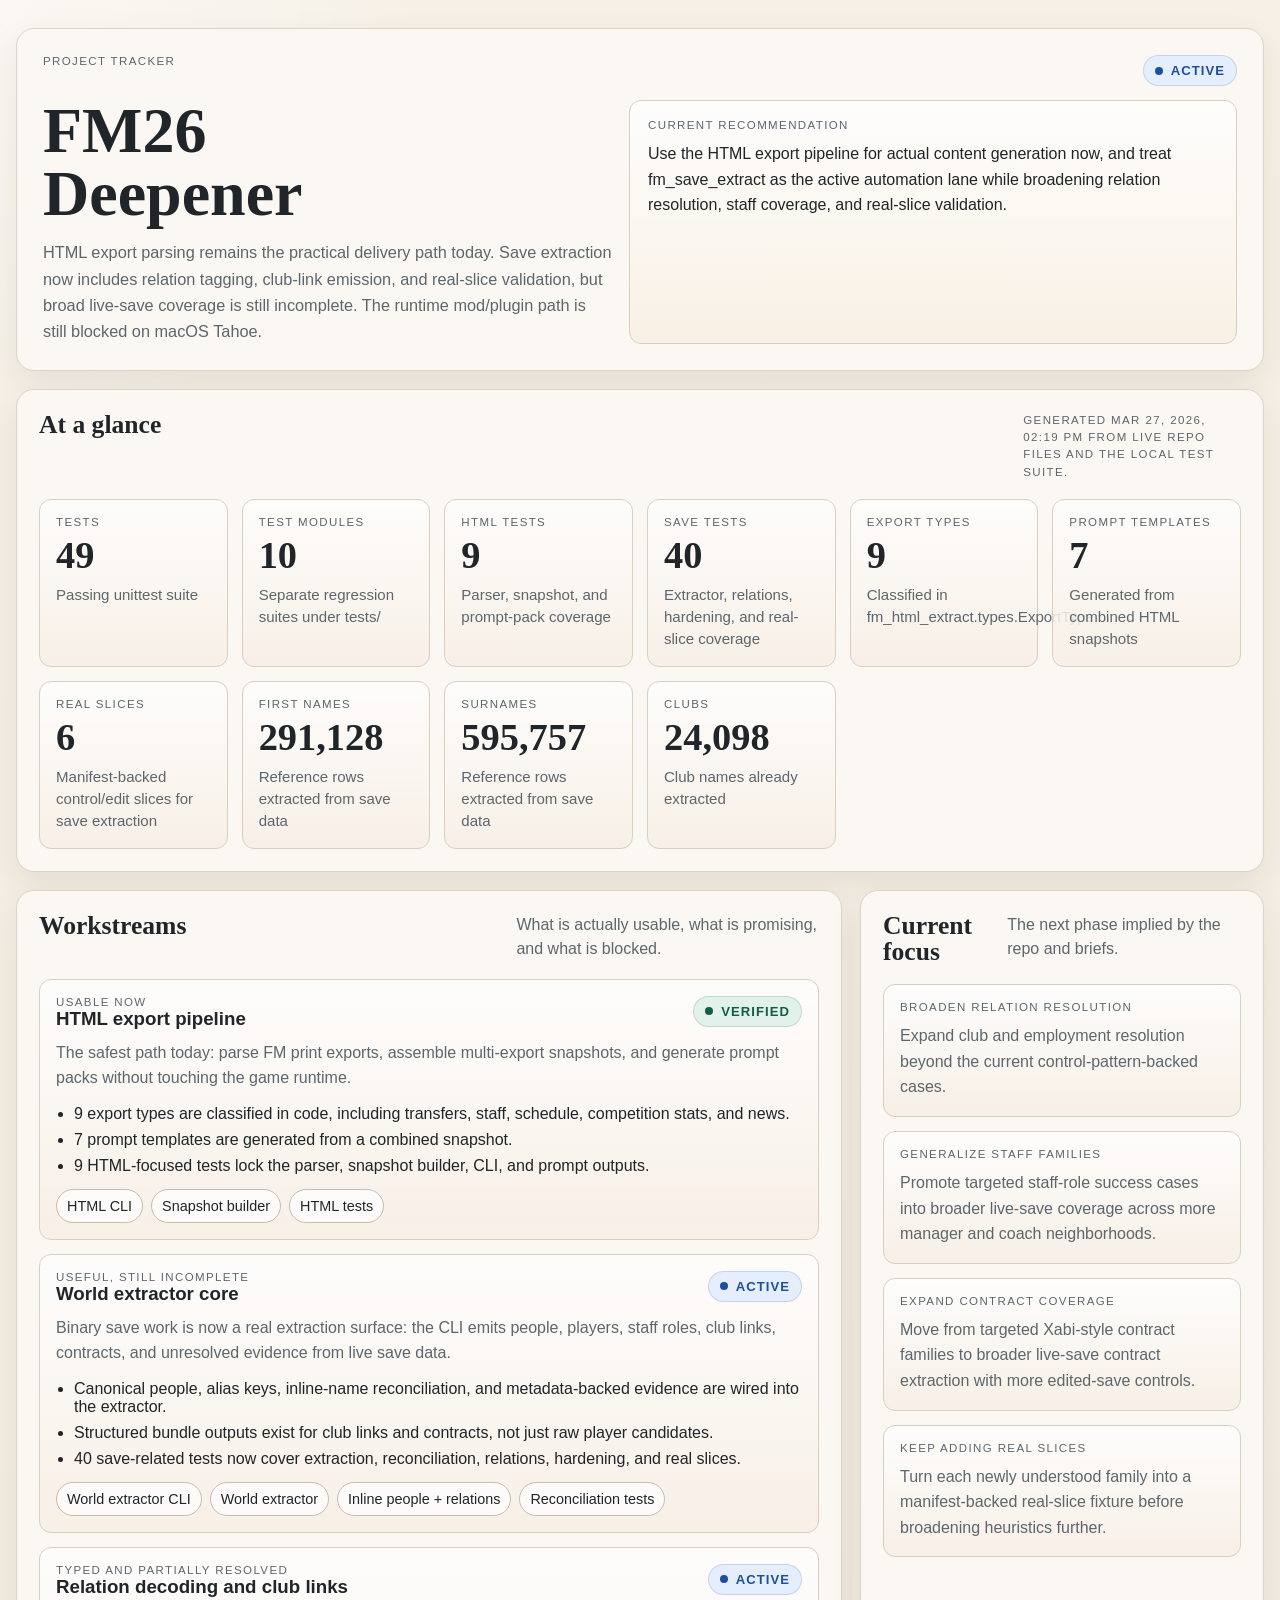
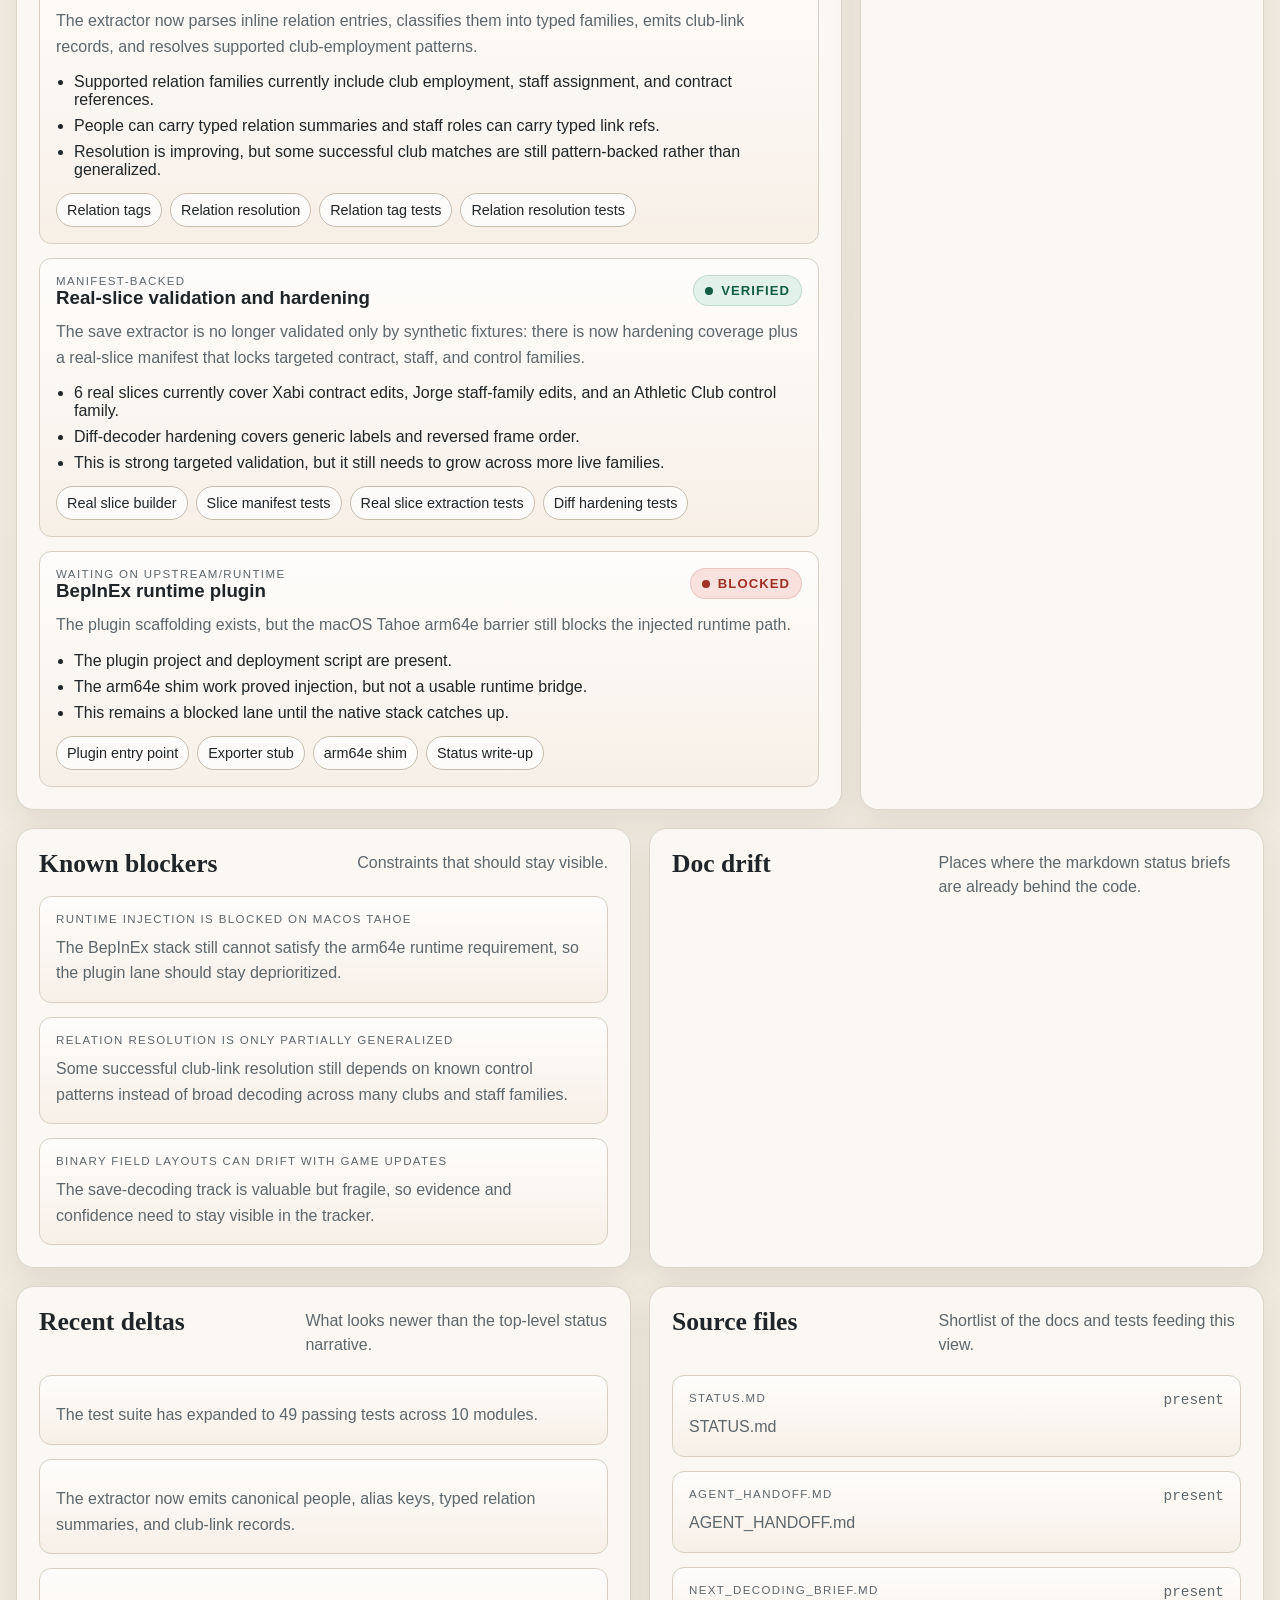
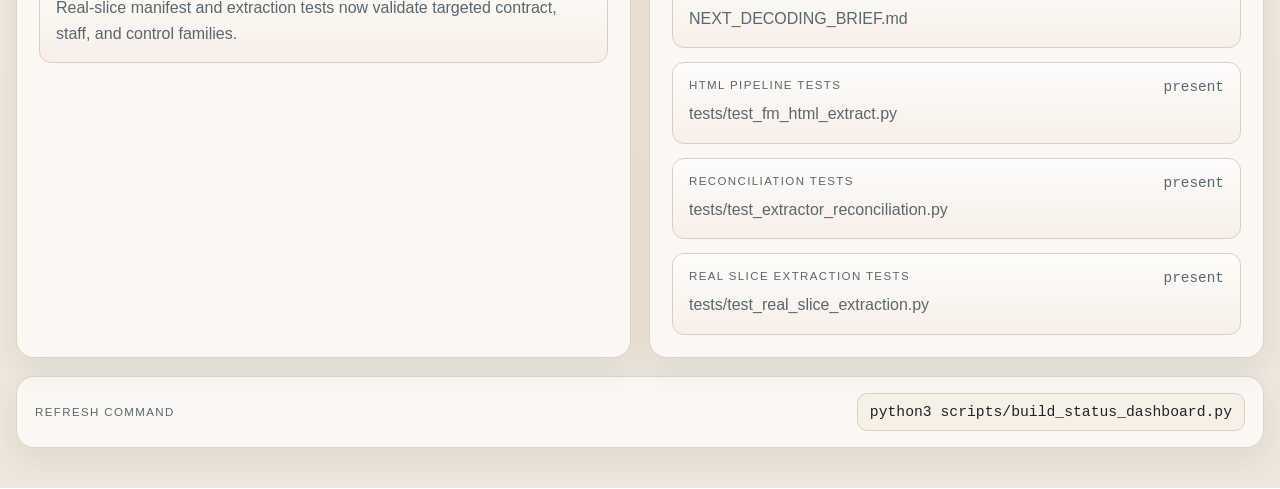
<file: index.html>
<!doctype html>
<html lang="en">
  <head>
    <meta charset="utf-8">
    <link rel="icon" href="data:,">
    <meta http-equiv="refresh" content="0; url=./dashboard/">
    <meta name="viewport" content="width=device-width, initial-scale=1">
    <title>FM26 Deepener Status Dashboard</title>
  </head>
  <body>
    <p>Redirecting to <a href="./dashboard/">the FM26 Deepener status dashboard</a>...</p>
  </body>
</html>
</file>
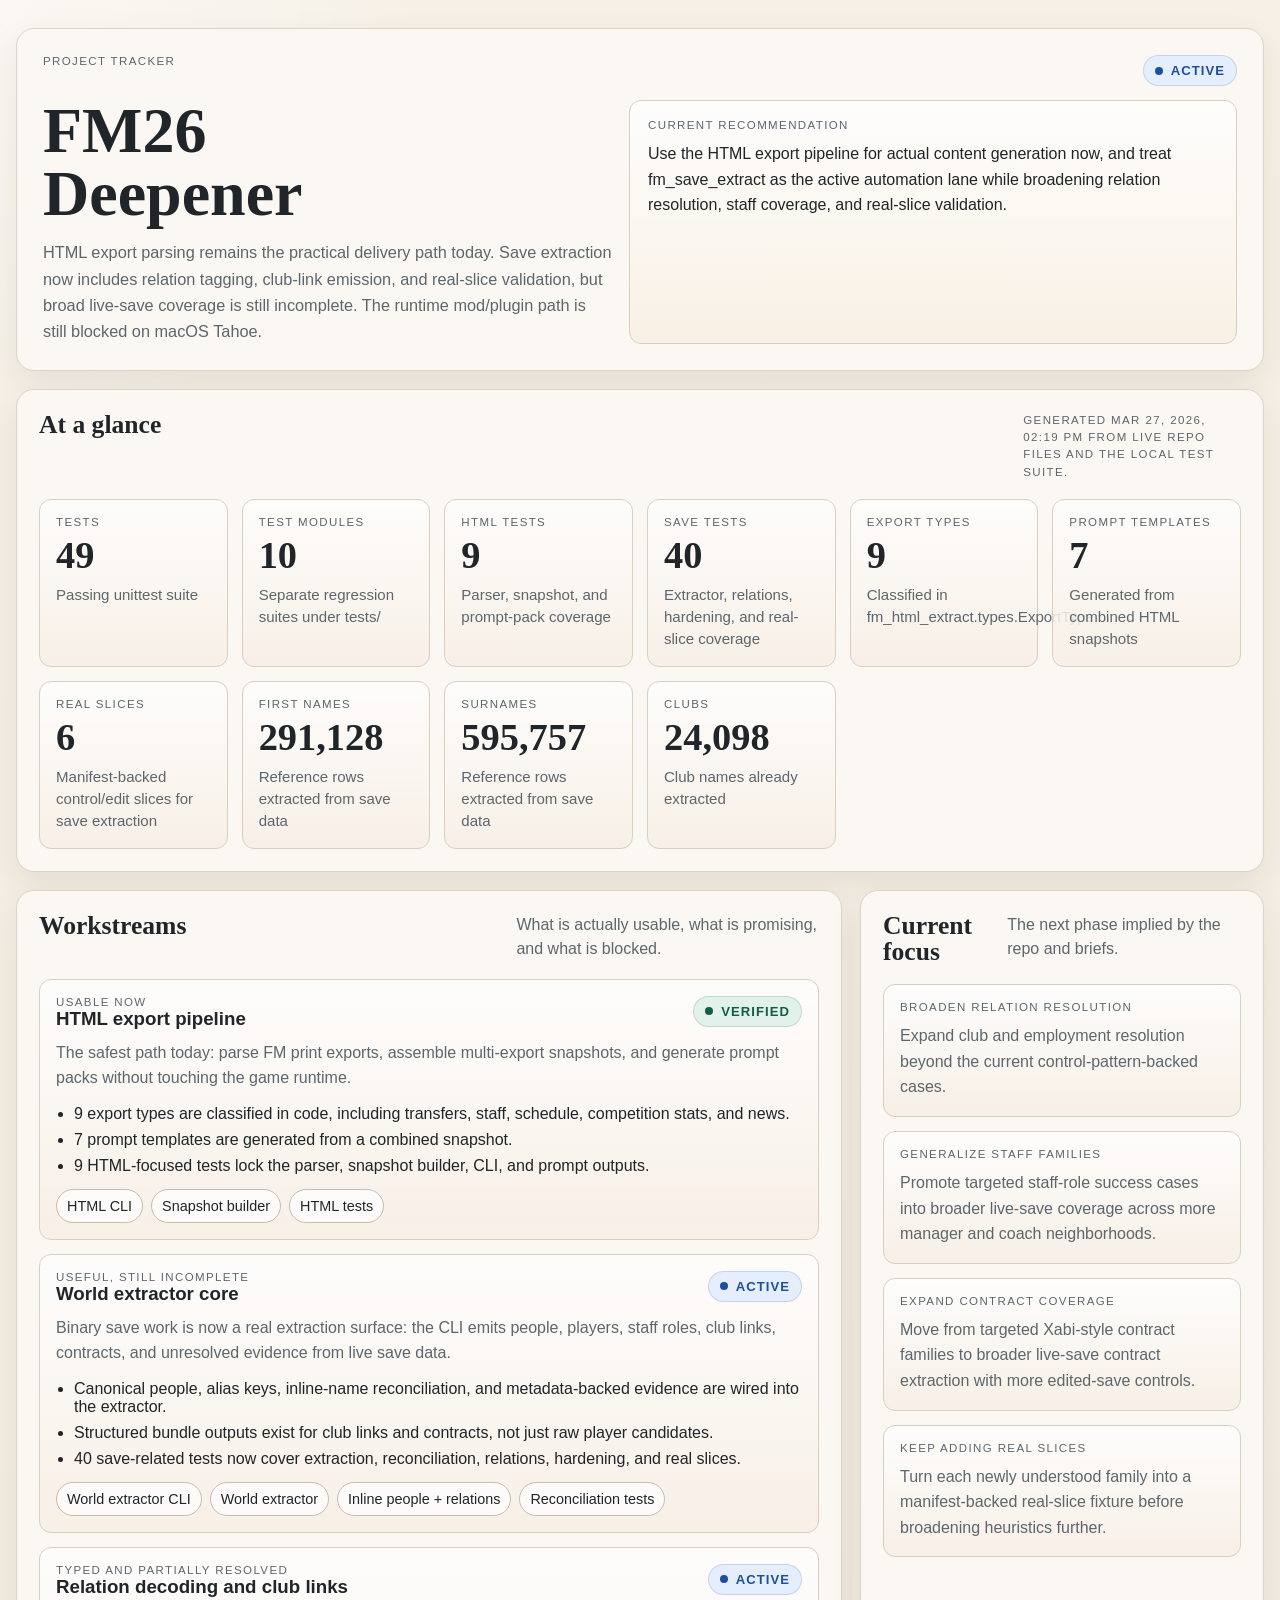
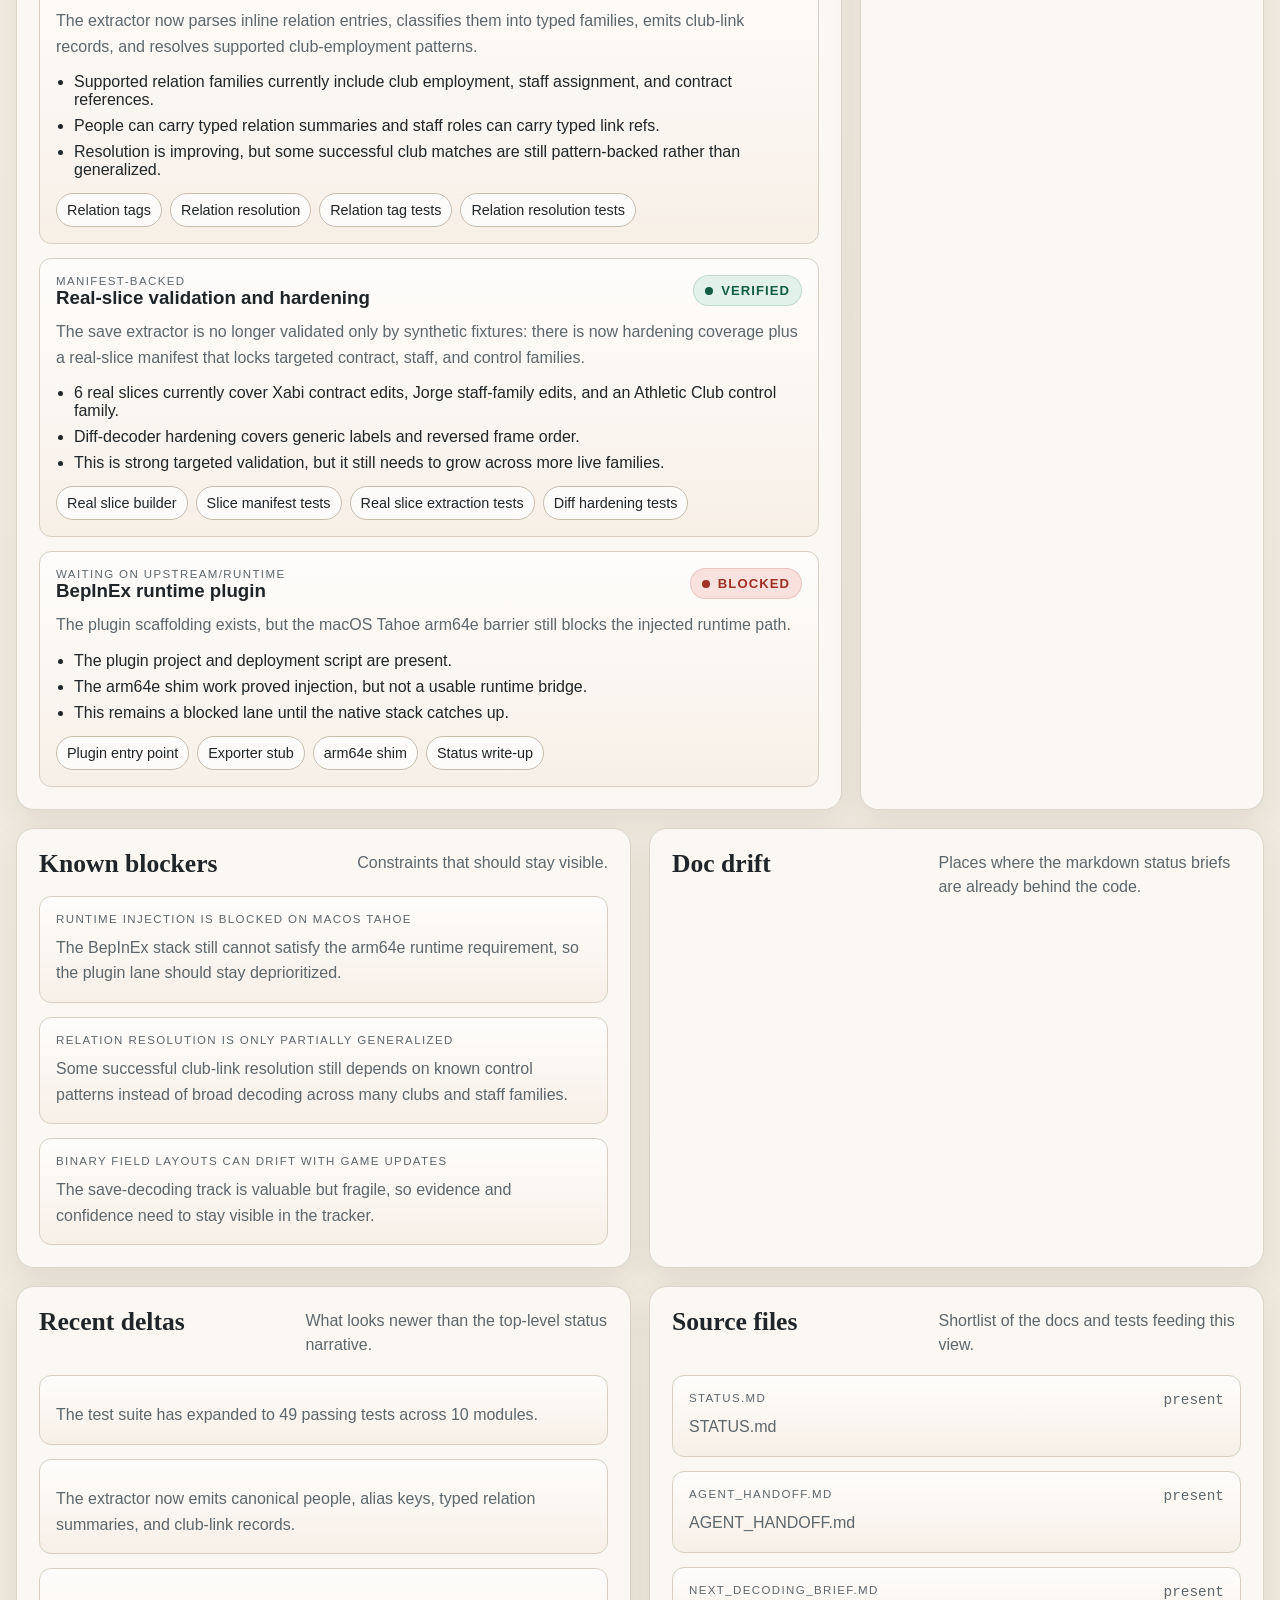
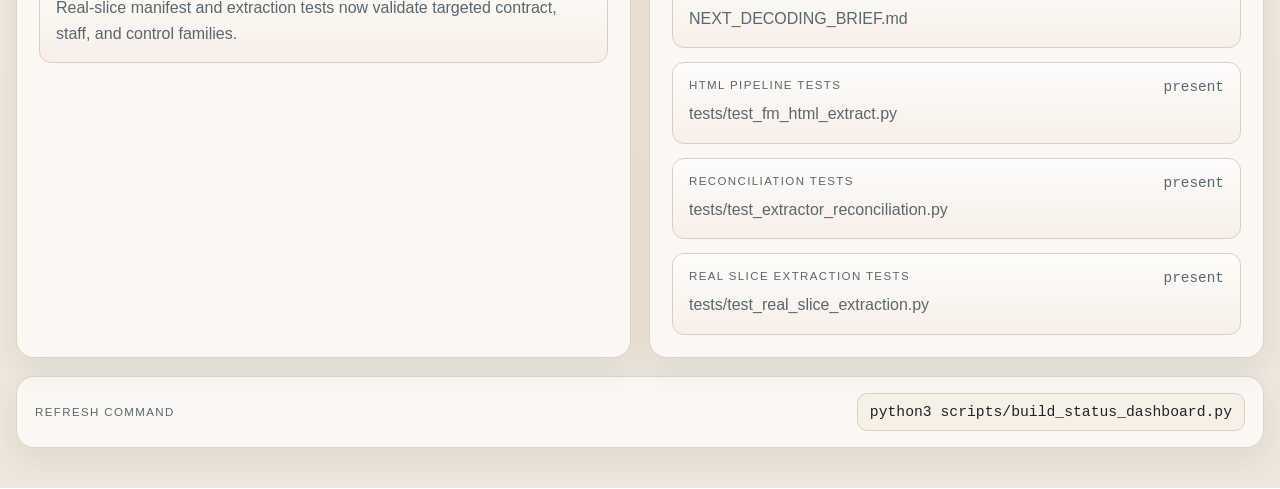
<file: dashboard/index.html>
<!doctype html>
<html lang="en">
  <head>
    <meta charset="utf-8">
    <meta name="viewport" content="width=device-width, initial-scale=1">
    <title>FM26 Deepener Status Tracker</title>
    <link rel="icon" href="data:,">
    <link rel="stylesheet" href="./styles.css">
  </head>
  <body>
    <div class="shell">
      <header class="hero">
        <div class="hero__meta">
          <p class="eyebrow">Project Tracker</p>
          <span id="overall-status" class="status-pill">Loading</span>
        </div>
        <div class="hero__copy">
          <div>
            <h1 id="repo-name">FM26 Deepener</h1>
            <p id="headline" class="lede"></p>
          </div>
          <div class="callout">
            <p class="callout__label">Current recommendation</p>
            <p id="recommendation" class="callout__body"></p>
          </div>
        </div>
      </header>

      <main class="layout">
        <section class="panel span-12">
          <div class="panel__header">
            <h2>At a glance</h2>
            <p id="generated-at" class="meta-line"></p>
          </div>
          <div id="metrics" class="metric-grid"></div>
        </section>

        <section class="panel span-8">
          <div class="panel__header">
            <h2>Workstreams</h2>
            <p>What is actually usable, what is promising, and what is blocked.</p>
          </div>
          <div id="workstreams" class="stack"></div>
        </section>

        <section class="panel span-4">
          <div class="panel__header">
            <h2>Current focus</h2>
            <p>The next phase implied by the repo and briefs.</p>
          </div>
          <div id="focus-items" class="stack"></div>
        </section>

        <section class="panel span-6">
          <div class="panel__header">
            <h2>Known blockers</h2>
            <p>Constraints that should stay visible.</p>
          </div>
          <div id="blockers" class="stack"></div>
        </section>

        <section class="panel span-6">
          <div class="panel__header">
            <h2>Doc drift</h2>
            <p>Places where the markdown status briefs are already behind the code.</p>
          </div>
          <div id="doc-drift" class="stack"></div>
        </section>

        <section class="panel span-6">
          <div class="panel__header">
            <h2>Recent deltas</h2>
            <p>What looks newer than the top-level status narrative.</p>
          </div>
          <div id="recent-changes" class="stack"></div>
        </section>

        <section class="panel span-6">
          <div class="panel__header">
            <h2>Source files</h2>
            <p>Shortlist of the docs and tests feeding this view.</p>
          </div>
          <div id="sources" class="stack"></div>
        </section>
      </main>

      <footer class="footer">
        <p>Refresh command</p>
        <code id="refresh-command"></code>
      </footer>
    </div>

    <script src="./status-data.js"></script>
    <script src="./app.js"></script>
  </body>
</html>
</file>
<file: dashboard/styles.css>
:root {
  color-scheme: light;
  --paper: #f2ece2;
  --panel: #fbf7f1;
  --panel-strong: #f7f0e6;
  --ink: #1f2528;
  --muted: #5c666d;
  --line: #d8cfc2;
  --line-strong: #c8bcad;
  --good-bg: #e2f2ea;
  --good-fg: #135c46;
  --active-bg: #e5eefc;
  --active-fg: #1f4f9a;
  --warn-bg: #fcefdc;
  --warn-fg: #9a6110;
  --bad-bg: #f9e1de;
  --bad-fg: #9f3026;
  --shadow: 0 12px 32px rgba(52, 44, 31, 0.08);
  --radius: 18px;
  --radius-sm: 12px;
  --font-display: "Iowan Old Style", "Palatino Linotype", "Book Antiqua", Georgia, serif;
  --font-body: "Avenir Next", "Segoe UI", "Helvetica Neue", sans-serif;
  --font-mono: "SFMono-Regular", Menlo, Consolas, monospace;
}

* {
  box-sizing: border-box;
}

html,
body {
  margin: 0;
  min-height: 100%;
}

body {
  background:
    radial-gradient(circle at top left, rgba(255, 255, 255, 0.55), transparent 28rem),
    linear-gradient(180deg, #f6f0e6 0%, var(--paper) 45%, #efe7dc 100%);
  color: var(--ink);
  font-family: var(--font-body);
}

a {
  color: inherit;
}

.shell {
  width: min(1320px, calc(100vw - 32px));
  margin: 0 auto;
  padding: 28px 0 40px;
}

.hero,
.panel,
.footer {
  background: color-mix(in srgb, var(--panel) 88%, white 12%);
  border: 1px solid color-mix(in srgb, var(--line) 90%, white 10%);
  border-radius: var(--radius);
  box-shadow: var(--shadow);
}

.hero {
  padding: 26px;
  margin-bottom: 18px;
}

.hero__meta,
.hero__copy,
.panel__header,
.workstream__header,
.tile__header,
.list-card__header {
  display: flex;
  align-items: flex-start;
  justify-content: space-between;
  gap: 16px;
}

.hero__copy {
  margin-top: 14px;
  align-items: stretch;
}

.hero__copy > * {
  flex: 1;
}

.eyebrow,
.callout__label,
.meta-line,
.workstream__stage,
.list-card__kicker,
.tile__label {
  margin: 0;
  text-transform: uppercase;
  letter-spacing: 0.12em;
  font-size: 0.72rem;
  color: var(--muted);
}

h1,
h2,
h3,
h4,
p {
  margin: 0;
}

h1,
h2,
.metric__value {
  font-family: var(--font-display);
}

h1 {
  font-size: clamp(2.5rem, 5vw, 4.4rem);
  line-height: 0.98;
  max-width: 11ch;
}

h2 {
  font-size: clamp(1.35rem, 2vw, 1.95rem);
  line-height: 1.05;
}

.lede {
  margin-top: 14px;
  max-width: 72ch;
  color: var(--muted);
  font-size: 1.02rem;
  line-height: 1.6;
}

.callout {
  min-width: 280px;
  padding: 18px;
  border-radius: var(--radius-sm);
  background: linear-gradient(180deg, rgba(255, 255, 255, 0.78), rgba(248, 240, 228, 0.96));
  border: 1px solid var(--line);
}

.callout__body {
  margin-top: 10px;
  color: var(--ink);
  line-height: 1.6;
}

.layout {
  display: grid;
  grid-template-columns: repeat(12, minmax(0, 1fr));
  gap: 18px;
}

.span-12 { grid-column: span 12; }
.span-8 { grid-column: span 8; }
.span-6 { grid-column: span 6; }
.span-4 { grid-column: span 4; }

.panel {
  padding: 22px;
}

.panel__header {
  margin-bottom: 18px;
}

.panel__header p {
  max-width: 34ch;
  color: var(--muted);
  line-height: 1.5;
}

.metric-grid {
  display: grid;
  grid-template-columns: repeat(auto-fit, minmax(170px, 1fr));
  gap: 14px;
}

.metric {
  padding: 16px;
  border-radius: var(--radius-sm);
  border: 1px solid var(--line);
  background: linear-gradient(180deg, rgba(255, 255, 255, 0.68), rgba(247, 239, 230, 0.92));
}

.metric__value {
  display: block;
  margin-top: 8px;
  font-size: clamp(1.9rem, 3vw, 2.7rem);
  line-height: 1;
}

.metric__detail {
  margin-top: 10px;
  color: var(--muted);
  font-size: 0.94rem;
  line-height: 1.45;
}

.stack {
  display: grid;
  gap: 14px;
}

.workstream,
.list-card,
.source-link {
  padding: 16px;
  border-radius: var(--radius-sm);
  border: 1px solid var(--line);
  background: linear-gradient(180deg, rgba(255, 255, 255, 0.72), rgba(247, 239, 230, 0.94));
}

.workstream__summary,
.list-card__body {
  margin-top: 10px;
  color: var(--muted);
  line-height: 1.6;
}

.mini-list {
  margin: 14px 0 0;
  padding-left: 18px;
  color: var(--ink);
}

.mini-list li + li {
  margin-top: 8px;
}

.evidence-list {
  display: flex;
  flex-wrap: wrap;
  gap: 8px;
  margin-top: 14px;
}

.evidence-link {
  display: inline-flex;
  align-items: center;
  gap: 8px;
  padding: 8px 10px;
  border-radius: 999px;
  border: 1px solid var(--line-strong);
  background: rgba(255, 255, 255, 0.76);
  text-decoration: none;
  font-size: 0.9rem;
}

.evidence-link code,
.source-link code,
.footer code {
  font-family: var(--font-mono);
}

.status-pill {
  display: inline-flex;
  align-items: center;
  gap: 8px;
  padding: 7px 11px;
  border-radius: 999px;
  border: 1px solid transparent;
  font-size: 0.82rem;
  font-weight: 700;
  letter-spacing: 0.08em;
  text-transform: uppercase;
}

.status-pill::before {
  content: "";
  width: 8px;
  height: 8px;
  border-radius: 999px;
  background: currentColor;
}

.status-verified {
  background: var(--good-bg);
  color: var(--good-fg);
  border-color: color-mix(in srgb, var(--good-fg) 16%, transparent);
}

.status-active {
  background: var(--active-bg);
  color: var(--active-fg);
  border-color: color-mix(in srgb, var(--active-fg) 16%, transparent);
}

.status-partial {
  background: var(--warn-bg);
  color: var(--warn-fg);
  border-color: color-mix(in srgb, var(--warn-fg) 16%, transparent);
}

.status-blocked {
  background: var(--bad-bg);
  color: var(--bad-fg);
  border-color: color-mix(in srgb, var(--bad-fg) 16%, transparent);
}

.source-link {
  display: flex;
  justify-content: space-between;
  gap: 16px;
  text-decoration: none;
}

.source-link__meta {
  color: var(--muted);
  font-size: 0.9rem;
}

.footer {
  margin-top: 18px;
  padding: 16px 18px;
  display: flex;
  align-items: center;
  justify-content: space-between;
  gap: 16px;
}

.footer p {
  color: var(--muted);
  text-transform: uppercase;
  letter-spacing: 0.12em;
  font-size: 0.72rem;
}

.footer code {
  padding: 10px 12px;
  border-radius: 10px;
  background: var(--panel-strong);
  border: 1px solid var(--line);
  font-size: 0.92rem;
}

@media (max-width: 1120px) {
  .span-8,
  .span-6,
  .span-4 {
    grid-column: span 12;
  }

  .hero__copy {
    flex-direction: column;
  }
}

@media (max-width: 720px) {
  .shell {
    width: min(100vw - 18px, 100%);
    padding-top: 12px;
  }

  .hero,
  .panel,
  .footer {
    border-radius: 16px;
  }

  .hero,
  .panel {
    padding: 18px;
  }

  .panel__header,
  .hero__meta,
  .workstream__header,
  .source-link,
  .footer {
    flex-direction: column;
    align-items: flex-start;
  }

  h1 {
    max-width: none;
  }
}
</file>
